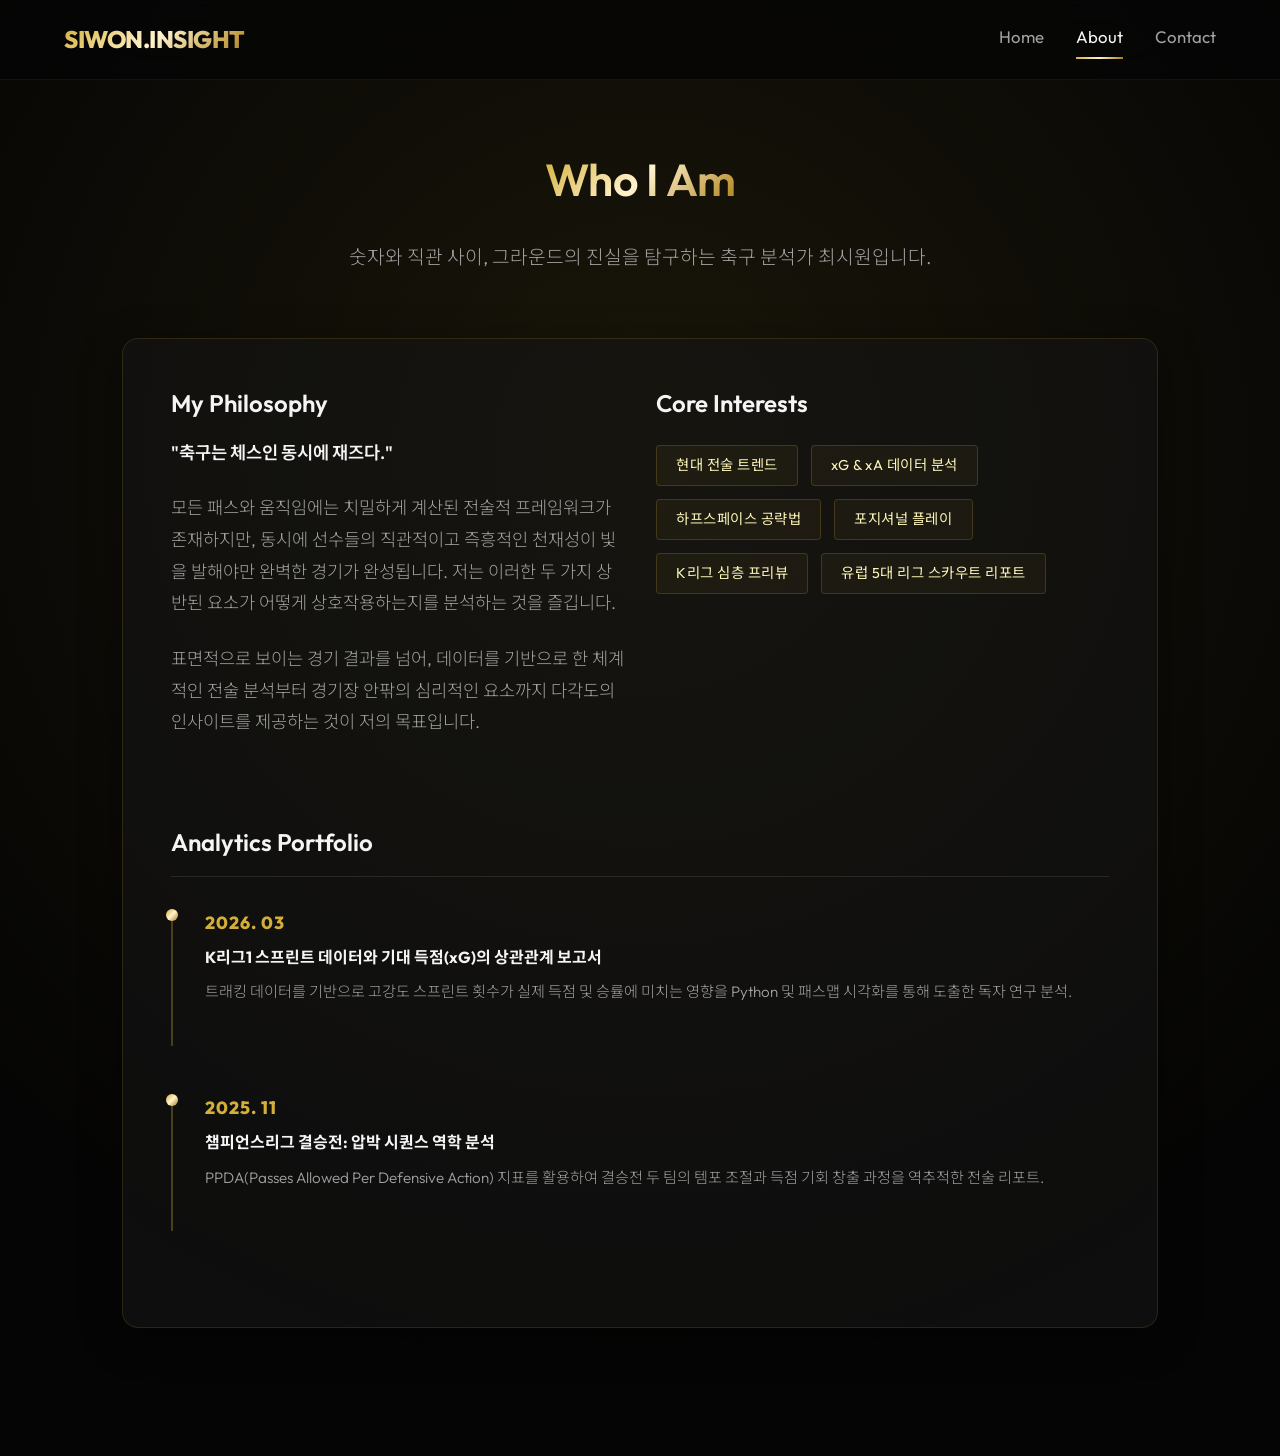
<file: about.html>
<!DOCTYPE html>
<html lang="ko">
<head>
    <meta charset="UTF-8">
    <meta name="viewport" content="width=device-width, initial-scale=1.0">
    <title>About | 최시원</title>
    <meta name="description" content="시야를 바꾸는 축구 인사이트와 전술 분석. 최시원의 프리미엄 축구 블로그입니다.">
    <link rel="stylesheet" href="styles.css">
</head>
<body>
    <nav>
        <a href="index.html" class="logo">Siwon.Insight</a>
        <div class="nav-links">
            <a href="index.html">Home</a>
            <a href="about.html" class="active">About</a>
            <a href="contact.html">Contact</a>
        </div>
    </nav>
    <main>
        <div class="content-section fade-in">
            <div class="about-header">
                <h2><span class="text-gradient">Who I Am</span></h2>
                <p style="max-width: 800px; margin: 0 auto; font-size: 1.2rem;">숫자와 직관 사이, 그라운드의 진실을 탐구하는 축구 분석가 최시원입니다.</p>
            </div>

            <div class="glass-card">
                <div class="grid-2">
                    <div class="fade-in delay-1">
                        <h3>My Philosophy</h3>
                        <p><strong>"축구는 체스인 동시에 재즈다."</strong></p>
                        <p>모든 패스와 움직임에는 치밀하게 계산된 전술적 프레임워크가 존재하지만, 동시에 선수들의 직관적이고 즉흥적인 천재성이 빛을 발해야만 완벽한 경기가 완성됩니다. 저는 이러한 두 가지 상반된 요소가 어떻게 상호작용하는지를 분석하는 것을 즐깁니다.</p>
                        <p>표면적으로 보이는 경기 결과를 넘어, 데이터를 기반으로 한 체계적인 전술 분석부터 경기장 안팎의 심리적인 요소까지 다각도의 인사이트를 제공하는 것이 저의 목표입니다.</p>
                    </div>
                    
                    <div class="fade-in delay-2">
                        <h3>Core Interests</h3>
                        <div class="badge-row">
                            <span class="badge">현대 전술 트렌드</span>
                            <span class="badge">xG & xA 데이터 분석</span>
                            <span class="badge">하프스페이스 공략법</span>
                            <span class="badge">포지셔널 플레이</span>
                            <span class="badge">K리그 심층 프리뷰</span>
                            <span class="badge">유럽 5대 리그 스카우트 리포트</span>
                        </div>
                    </div>
                </div>

                <div class="portfolio-section fade-in delay-3">
                    <h3 style="margin-bottom: 2rem; border-bottom: 1px solid rgba(255,255,255,0.1); padding-bottom: 1rem;">Analytics Portfolio</h3>
                    
                    <div class="portfolio-item">
                        <div class="portfolio-year">2026. 03</div>
                        <h4>K리그1 스프린트 데이터와 기대 득점(xG)의 상관관계 보고서</h4>
                        <p style="font-size: 0.95rem; margin-top: 0.5rem;">트래킹 데이터를 기반으로 고강도 스프린트 횟수가 실제 득점 및 승률에 미치는 영향을 Python 및 패스맵 시각화를 통해 도출한 독자 연구 분석.</p>
                    </div>

                    <div class="portfolio-item">
                        <div class="portfolio-year">2025. 11</div>
                        <h4>챔피언스리그 결승전: 압박 시퀀스 역학 분석</h4>
                        <p style="font-size: 0.95rem; margin-top: 0.5rem;">PPDA(Passes Allowed Per Defensive Action) 지표를 활용하여 결승전 두 팀의 템포 조절과 득점 기회 창출 과정을 역추적한 전술 리포트.</p>
                    </div>
                </div>
            </div>
        </div>
    </main>
    <script src="script.js"></script>
</body>
</html>
</file>
<file: styles.css>
@import url('https://fonts.googleapis.com/css2?family=Outfit:wght@300;400;600;800&family=Noto+Sans+KR:wght@300;400;600;800&display=swap');

:root {
    --bg-color: #050505; /* Deep onyx */
    --text-primary: #f5f5f5;
    --text-secondary: #a3a3a3;
    --accent-glow: rgba(212, 175, 55, 0.1);
    --accent-gradient: linear-gradient(135deg, #d4af37 0%, #fff2cd 50%, #aa7c11 100%);
    --card-bg: rgba(20, 20, 20, 0.6);
    --card-border: rgba(212, 175, 55, 0.15);
    --nav-height: 80px;
}

* {
    margin: 0;
    padding: 0;
    box-sizing: border-box;
}

body {
    font-family: 'Outfit', 'Noto Sans KR', sans-serif;
    background-color: var(--bg-color);
    color: var(--text-primary);
    line-height: 1.6;
    overflow-x: hidden;
    position: relative;
}

/* Background Effects */
body::before {
    content: '';
    position: fixed;
    top: -50%;
    left: -50%;
    width: 200%;
    height: 200%;
    background: radial-gradient(circle at 50% 50%, var(--accent-glow) 0%, transparent 60%);
    z-index: -1;
    pointer-events: none;
    animation: pulse 12s ease-in-out infinite alternate;
}

@keyframes pulse {
    0% { transform: scale(1) translate(0, 0); }
    100% { transform: scale(1.05) translate(-1%, 1%); }
}

/* Navigation */
nav {
    position: fixed;
    top: 0;
    width: 100%;
    height: var(--nav-height);
    display: flex;
    justify-content: space-between;
    align-items: center;
    padding: 0 5%;
    background: rgba(5, 5, 5, 0.8);
    backdrop-filter: blur(16px);
    -webkit-backdrop-filter: blur(16px);
    border-bottom: 1px solid rgba(255, 255, 255, 0.05);
    z-index: 1000;
    transition: all 0.3s ease;
}

.logo {
    font-size: 1.5rem;
    font-weight: 800;
    background: var(--accent-gradient);
    -webkit-background-clip: text;
    -webkit-text-fill-color: transparent;
    text-decoration: none;
    letter-spacing: -0.5px;
    text-transform: uppercase;
}

.nav-links {
    display: flex;
    gap: 2rem;
}

.nav-links a {
    color: var(--text-secondary);
    text-decoration: none;
    font-weight: 400;
    font-size: 1.05rem;
    transition: color 0.3s ease;
    position: relative;
    padding-bottom: 4px;
}

.nav-links a:hover, .nav-links a.active {
    color: var(--text-primary);
}

.nav-links a::after {
    content: '';
    position: absolute;
    width: 0;
    height: 2px;
    bottom: -4px;
    left: 0;
    background: var(--accent-gradient);
    transition: width 0.3s ease;
}

.nav-links a:hover::after, .nav-links a.active::after {
    width: 100%;
}

/* Base Layout */
main {
    padding-top: var(--nav-height);
    min-height: 100vh;
    display: flex;
    flex-direction: column;
    align-items: center;
}

.container {
    width: 100%;
    max-width: 1100px;
    padding: 4rem 2rem;
}

/* Premium Layout for Index Content */
.hero {
    min-height: calc(100vh - var(--nav-height));
    display: flex;
    flex-direction: column;
    align-items: center;
    justify-content: center;
    text-align: center;
    width: 100%;
    padding: 0 2rem;
}

.content-section {
    width: 100%;
    max-width: 1100px;
    padding: 4rem 2rem 8rem;
    margin: 0 auto;
}

.grid-2 {
    display: grid;
    grid-template-columns: repeat(auto-fit, minmax(350px, 1fr));
    gap: 2rem;
}

.grid-3 {
    display: grid;
    grid-template-columns: repeat(auto-fit, minmax(280px, 1fr));
    gap: 2rem;
}

/* Glassmorphism Cards */
.glass-card {
    background: var(--card-bg);
    border: 1px solid var(--card-border);
    border-radius: 16px;
    backdrop-filter: blur(12px);
    -webkit-backdrop-filter: blur(12px);
    padding: 3rem;
    box-shadow: 0 10px 40px rgba(0, 0, 0, 0.4);
    transition: transform 0.4s cubic-bezier(0.175, 0.885, 0.32, 1.275), border-color 0.3s ease, box-shadow 0.3s ease;
}

.glass-card:hover {
    transform: translateY(-8px);
    border-color: rgba(212, 175, 55, 0.4);
    box-shadow: 0 15px 50px rgba(212, 175, 55, 0.1);
}

.article-card {
    padding: 2.5rem;
    display: flex;
    flex-direction: column;
    height: 100%;
    text-align: left;
}

.article-meta {
    font-family: 'Outfit', sans-serif;
    font-size: 0.85rem;
    color: var(--text-secondary);
    text-transform: uppercase;
    letter-spacing: 1.5px;
    margin-bottom: 1rem;
    display: block;
}

.read-more {
    margin-top: auto;
    padding-top: 1.5rem;
    color: #d4af37;
    text-decoration: none;
    font-weight: 600;
    font-size: 0.95rem;
    display: inline-flex;
    align-items: center;
    gap: 0.5rem;
    transition: gap 0.3s ease;
    text-transform: uppercase;
    letter-spacing: 1px;
}

.read-more:hover {
    gap: 0.8rem;
}

/* Typography */
h1 {
    font-size: 4.5rem;
    font-weight: 800;
    letter-spacing: -1.5px;
    line-height: 1.1;
    margin-bottom: 1.5rem;
}

h2 {
    font-size: 2.8rem;
    font-weight: 600;
    margin-bottom: 1.5rem;
    color: var(--text-primary);
    letter-spacing: -0.5px;
}

h3 {
    font-size: 1.5rem;
    font-weight: 600;
    margin-bottom: 1rem;
    line-height: 1.4;
    color: var(--text-primary);
}

p {
    color: var(--text-secondary);
    font-size: 1.1rem;
    margin-bottom: 1.5rem;
    font-weight: 300;
    line-height: 1.8;
}

strong {
    font-weight: 600;
    color: var(--text-primary);
}

.text-gradient {
    background: var(--accent-gradient);
    -webkit-background-clip: text;
    -webkit-text-fill-color: transparent;
}

.hero-subtitle {
    font-size: 1.3rem;
    max-width: 700px;
    margin: 0 auto 2.5rem;
    line-height: 1.8;
}

/* Buttons */
.btn {
    display: inline-flex;
    align-items: center;
    justify-content: center;
    padding: 1rem 2.5rem;
    border-radius: 4px;
    font-weight: 600;
    font-size: 1.05rem;
    text-decoration: none;
    transition: all 0.3s ease;
    border: none;
    cursor: pointer;
    text-transform: uppercase;
    letter-spacing: 1px;
}

.btn-primary {
    background: var(--accent-gradient);
    color: #050505;
    box-shadow: 0 4px 15px rgba(212, 175, 55, 0.2);
}

.btn-primary:hover {
    box-shadow: 0 8px 25px rgba(212, 175, 55, 0.4);
    transform: translateY(-2px);
}

.btn-secondary {
    background: transparent;
    color: var(--text-primary);
    border: 1px solid rgba(255, 255, 255, 0.2);
    margin-left: 1rem;
}

.btn-secondary:hover {
    background: rgba(255, 255, 255, 0.05);
    border-color: #d4af37;
    color: #d4af37;
}

/* About Page Specific */
.about-header {
    text-align: center;
    margin-bottom: 4rem;
}

.portfolio-section {
    margin-top: 4rem;
}

.portfolio-item {
    border-left: 2px solid rgba(212, 175, 55, 0.3);
    padding-left: 2rem;
    margin-bottom: 3rem;
    position: relative;
    padding-bottom: 1rem;
}

.portfolio-item::before {
    content: '';
    position: absolute;
    left: -7px;
    top: 0;
    width: 12px;
    height: 12px;
    border-radius: 50%;
    background: var(--accent-gradient);
}

.portfolio-year {
    font-family: 'Outfit', sans-serif;
    font-weight: 800;
    color: #d4af37;
    font-size: 1.1rem;
    margin-bottom: 0.5rem;
    letter-spacing: 1px;
}

.badge-row {
    display: flex;
    flex-wrap: wrap;
    gap: 0.8rem;
    margin-top: 1.5rem;
}

.badge {
    padding: 0.5rem 1.2rem;
    border-radius: 4px;
    background: rgba(212, 175, 55, 0.05);
    border: 1px solid rgba(212, 175, 55, 0.2);
    font-size: 0.9rem;
    color: #fcf6ba;
    font-weight: 400;
    letter-spacing: 0.5px;
}

/* Contact Page Specific */
.contact-wrapper {
    display: grid;
    grid-template-columns: 1fr 1.5fr;
    gap: 4rem;
    align-items: start;
}

.contact-info-card {
    background: transparent;
    border: none;
    box-shadow: none;
    padding: 0;
}

.info-item {
    margin-bottom: 2.5rem;
}

.info-item h4 {
    font-size: 0.85rem;
    color: var(--text-secondary);
    text-transform: uppercase;
    letter-spacing: 2px;
    margin-bottom: 0.5rem;
}

.info-item p {
    color: var(--text-primary);
    font-size: 1.15rem;
    font-weight: 400;
}

.contact-form {
    display: flex;
    flex-direction: column;
    gap: 1.5rem;
}

.form-group {
    display: flex;
    flex-direction: column;
}

.form-group label {
    font-size: 0.85rem;
    margin-bottom: 0.8rem;
    color: var(--text-secondary);
    text-transform: uppercase;
    letter-spacing: 1px;
}

.form-control {
    background: rgba(255, 255, 255, 0.02);
    border: 1px solid rgba(255, 255, 255, 0.1);
    border-radius: 4px;
    padding: 1.2rem;
    color: var(--text-primary);
    font-family: inherit;
    font-size: 1.05rem;
    transition: all 0.3s ease;
}

.form-control:focus {
    outline: none;
    border-color: #d4af37;
    background: rgba(255, 255, 255, 0.04);
}

textarea.form-control {
    resize: vertical;
    min-height: 180px;
}

/* Animations */
.fade-in {
    opacity: 0;
    transform: translateY(30px);
    animation: fadeIn 1s cubic-bezier(0.165, 0.84, 0.44, 1) forwards;
}

.delay-1 { animation-delay: 0.2s; }
.delay-2 { animation-delay: 0.4s; }
.delay-3 { animation-delay: 0.6s; }
.delay-4 { animation-delay: 0.8s; }

@keyframes fadeIn {
    to {
        opacity: 1;
        transform: translateY(0);
    }
}

/* Responsive */
@media (max-width: 992px) {
    .contact-wrapper {
        grid-template-columns: 1fr;
        gap: 3rem;
    }
}

@media (max-width: 768px) {
    h1 { font-size: 3rem; }
    h2 { font-size: 2.2rem; }
    .nav-links { gap: 1rem; }
    .nav-links a { font-size: 0.9rem; }
    .glass-card { padding: 2rem; }
    .btn { padding: 0.8rem 1.8rem; }
    .btn-secondary { margin-left: 0; margin-top: 1rem; }
    .hero .fade-in.delay-2 { display: flex; flex-direction: column; }
    .hero-subtitle { font-size: 1.1rem; }
}
</file>
